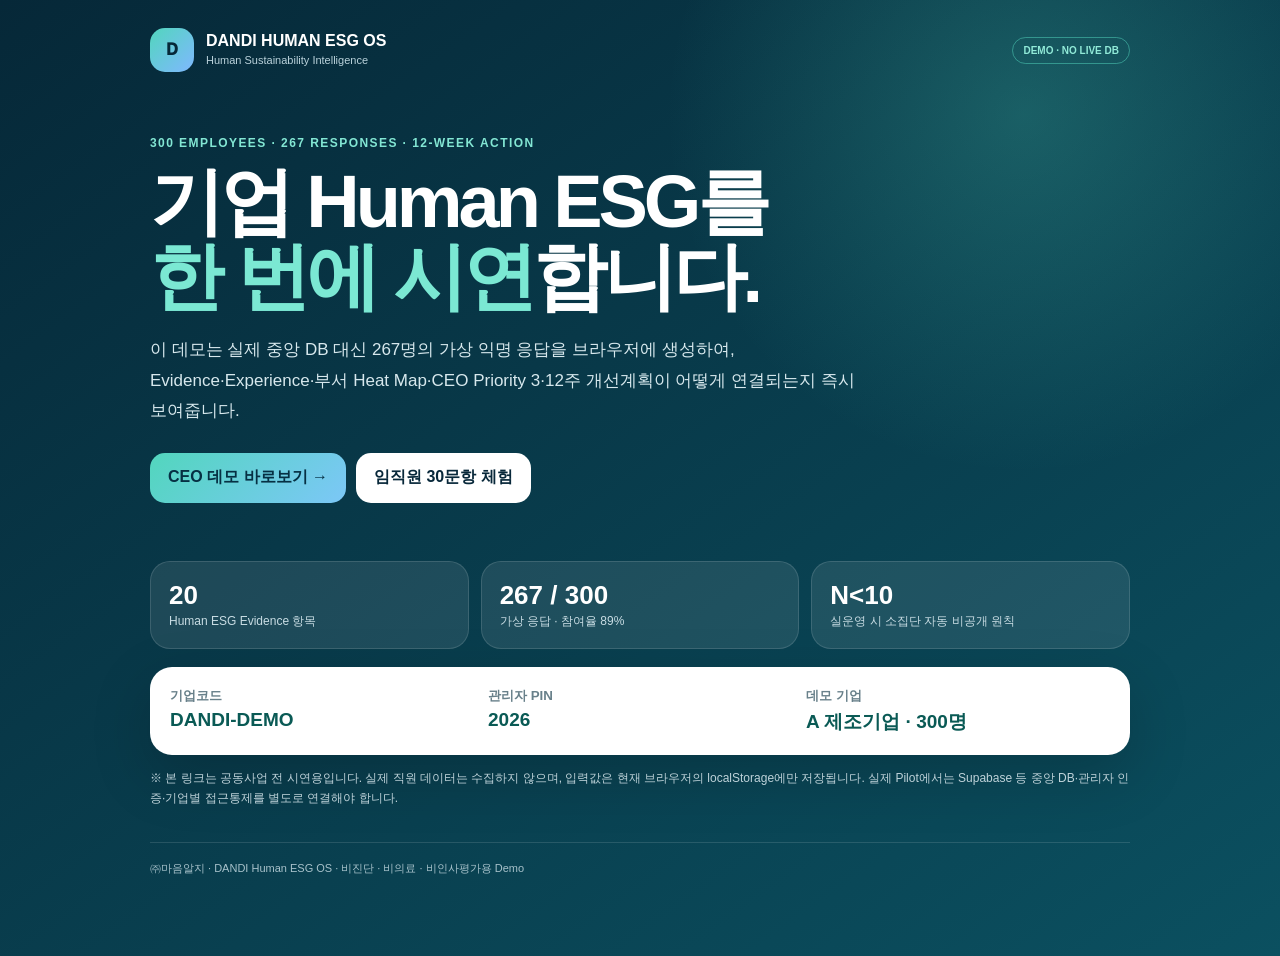
<file: human-esg-demo.html>
<!doctype html>
<html lang="ko">
<head>
<meta charset="utf-8">
<meta name="viewport" content="width=device-width,initial-scale=1,viewport-fit=cover">
<meta name="theme-color" content="#062838">
<title>DANDI Human ESG OS | Demo</title>
<style>
:root{--navy:#062838;--mint:#52d6bd;--ink:#102633;--muted:#68808a;--line:#dbe7ea;--bg:#f4f8f9}
*{box-sizing:border-box}body{margin:0;font-family:Inter,-apple-system,BlinkMacSystemFont,"Apple SD Gothic Neo","Noto Sans KR",sans-serif;background:radial-gradient(circle at 80% 12%,rgba(82,214,189,.24),transparent 27%),linear-gradient(145deg,#062838,#0b5060);color:#fff;min-height:100vh}.shell{width:min(980px,calc(100% - 24px));margin:auto;padding:28px 0 80px}.top{display:flex;align-items:center;gap:12px}.mark{width:44px;height:44px;border-radius:15px;background:linear-gradient(135deg,var(--mint),#7fb8ff);display:grid;place-items:center;color:#062838;font-weight:950}.brand b{display:block}.brand span{font-size:11px;color:#bad2db}.badge{margin-left:auto;padding:7px 10px;border:1px solid rgba(82,214,189,.5);border-radius:999px;color:#91ead8;font-size:10px;font-weight:900}.hero{padding:64px 0 30px}.ey{font-size:12px;font-weight:900;letter-spacing:.12em;color:#83e7d4}.hero h1{font-size:clamp(42px,7vw,74px);line-height:1.02;letter-spacing:-.055em;margin:14px 0 20px}.hero h1 em{font-style:normal;color:#7be8d3}.hero p{max-width:720px;color:#d7e8ed;font-size:17px;line-height:1.8}.actions{display:flex;gap:10px;flex-wrap:wrap;margin-top:26px}.btn{border:0;border-radius:15px;padding:14px 18px;font:inherit;font-weight:900;min-height:50px;cursor:pointer}.primary{background:linear-gradient(135deg,var(--mint),#7cc7f7);color:#063043}.secondary{background:#fff;color:#08283a}.grid{display:grid;grid-template-columns:repeat(3,1fr);gap:12px;margin-top:28px}.card{background:rgba(255,255,255,.09);border:1px solid rgba(255,255,255,.13);border-radius:20px;padding:18px}.card b{display:block;font-size:26px}.card span{font-size:12px;color:#c8dce3}.access{margin-top:18px;background:#fff;color:var(--ink);border-radius:22px;padding:20px;display:grid;grid-template-columns:1fr 1fr 1fr;gap:14px;box-shadow:0 20px 60px rgba(0,0,0,.18)}.access small{display:block;color:var(--muted);font-weight:800}.access strong{display:block;font-size:19px;margin-top:4px;color:#0a5a55}.note{margin-top:14px;color:#bed2d9;font-size:12px;line-height:1.65}.foot{margin-top:34px;border-top:1px solid rgba(255,255,255,.12);padding-top:18px;color:#a8c2cb;font-size:11px}.toast{position:fixed;left:50%;bottom:25px;transform:translate(-50%,20px);background:#fff;color:#08283a;padding:11px 14px;border-radius:13px;font-weight:850;font-size:12px;opacity:0;transition:.2s;pointer-events:none}.toast.on{opacity:1;transform:translate(-50%,0)}
@media(max-width:700px){.shell{padding-top:18px}.hero{padding-top:46px}.hero p{font-size:15px}.actions .btn{width:100%}.grid{grid-template-columns:1fr}.access{grid-template-columns:1fr}.badge{font-size:9px}.hero h1{font-size:43px}}
</style>
</head>
<body>
<div class="shell">
  <div class="top"><div class="mark">D</div><div class="brand"><b>DANDI HUMAN ESG OS</b><span>Human Sustainability Intelligence</span></div><div class="badge">DEMO · NO LIVE DB</div></div>
  <div class="hero"><div class="ey">300 EMPLOYEES · 267 RESPONSES · 12-WEEK ACTION</div><h1>기업 Human ESG를<br><em>한 번에 시연</em>합니다.</h1><p>이 데모는 실제 중앙 DB 대신 267명의 가상 익명 응답을 브라우저에 생성하여, Evidence·Experience·부서 Heat Map·CEO Priority 3·12주 개선계획이 어떻게 연결되는지 즉시 보여줍니다.</p><div class="actions"><button class="btn primary" onclick="startDemo()">CEO 데모 바로보기 →</button><button class="btn secondary" onclick="openSurvey()">임직원 30문항 체험</button></div></div>
  <div class="grid"><div class="card"><b>20</b><span>Human ESG Evidence 항목</span></div><div class="card"><b>267 / 300</b><span>가상 응답 · 참여율 89%</span></div><div class="card"><b>N&lt;10</b><span>실운영 시 소집단 자동 비공개 원칙</span></div></div>
  <div class="access"><div><small>기업코드</small><strong>DANDI-DEMO</strong></div><div><small>관리자 PIN</small><strong>2026</strong></div><div><small>데모 기업</small><strong>A 제조기업 · 300명</strong></div></div>
  <div class="note">※ 본 링크는 공동사업 전 시연용입니다. 실제 직원 데이터는 수집하지 않으며, 입력값은 현재 브라우저의 localStorage에만 저장됩니다. 실제 Pilot에서는 Supabase 등 중앙 DB·관리자 인증·기업별 접근통제를 별도로 연결해야 합니다.</div>
  <div class="foot">㈜마음알지 · DANDI Human ESG OS · 비진단 · 비의료 · 비인사평가용 Demo</div>
</div><div id="toast" class="toast">데모 데이터를 준비하고 있습니다.</div>
<script>
const C={name:'A 제조기업 Human ESG DEMO',industry:'제조업',size:300,year:2026,depts:['경영지원','영업','연구개발','생산1','생산2','품질관리']};
const EV=[2,2,3,2,1,3,2,3,2,1,2,3,2,1,1,2,2,2,1,2], K=['MH','JS','BO','PS','OS','RC','FR','WL','RE','EN'];
function records(){const cfg=[['경영지원',28,74],['영업',42,62],['연구개발',34,77],['생산1',62,47],['생산2',61,55],['품질관리',28,70],['기타',12,65]],off=[3,-4,-5,-8,-6,8,-3,-4,10,2];let seed=24681357,R=[];const rnd=()=>{seed=(seed*1103515245+12345)%2147483648;return seed/2147483648};cfg.forEach(([dept,n,base])=>{for(let i=0;i<n;i++){let s={};K.forEach((k,j)=>s[k]=Math.round(Math.max(22,Math.min(94,base+off[j]+(rnd()-.5)*16))));R.push({id:'D-'+dept+'-'+i,meta:{dept,role:i%9===0?'중간관리자':'일반직원',tenure:'1~5년',work:dept.includes('생산')?'생산':'사무'},scores:s,demo:true})}});return R.slice(0,267)}
function prep(){localStorage.setItem('hesg_c1',JSON.stringify(C));let e={};EV.forEach((v,i)=>e['E'+String(i+1).padStart(2,'0')]=v);localStorage.setItem('hesg_e1',JSON.stringify(e));localStorage.setItem('hesg_r1',JSON.stringify(records()));localStorage.removeItem('hesg_d1')}
function startDemo(){prep();document.getElementById('toast').classList.add('on');setTimeout(()=>location.href='human-esg-os.html?view=dashboard',450)}
function openSurvey(){prep();location.href='human-esg-os.html?view=employee'}
</script>
</body></html>
</file>
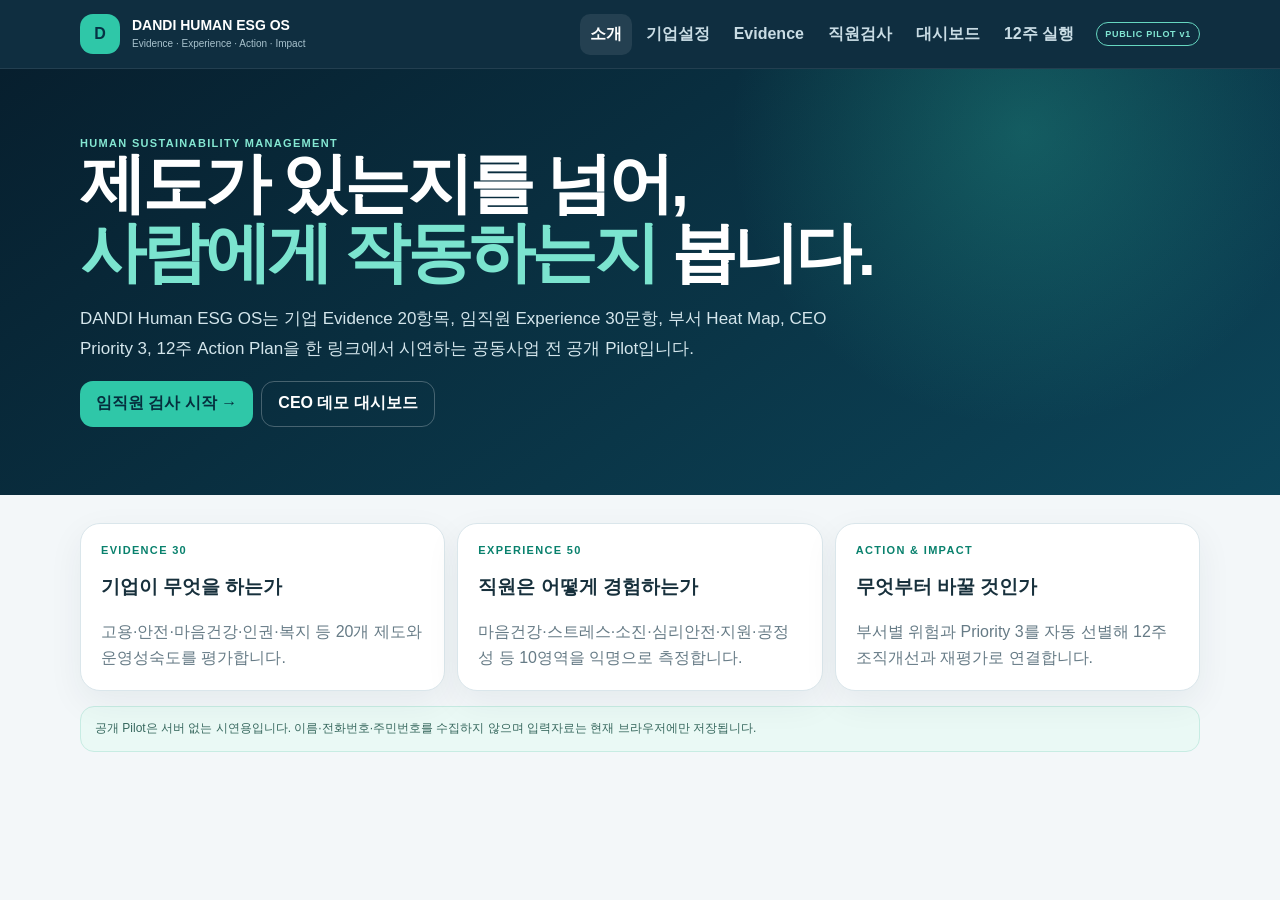
<file: human-esg-os.html>
<!doctype html><html lang="ko"><head><meta charset="utf-8"><meta name="viewport" content="width=device-width,initial-scale=1,viewport-fit=cover"><meta name="theme-color" content="#08283a"><title>DANDI Human ESG OS v1</title><link rel="stylesheet" href="human-esg-os.css"></head><body><header class="top"><div class="shell"><div class="mark">D</div><div class="brand"><b>DANDI HUMAN ESG OS</b><span>Evidence · Experience · Action · Impact</span></div><nav class="nav"><button data-v="home" onclick="go('home')">소개</button><button data-v="company" onclick="go('company')">기업설정</button><button data-v="evidence" onclick="go('evidence')">Evidence</button><button data-v="employee" onclick="employee()">직원검사</button><button data-v="dashboard" onclick="dashboard()">대시보드</button><button data-v="action" onclick="action()">12주 실행</button></nav><div class="pilot">PUBLIC PILOT v1</div></div></header><main>
<section id="home" class="view on"><div class="hero"><div class="shell"><div class="ey" style="color:#84e7d2">HUMAN SUSTAINABILITY MANAGEMENT</div><h1>제도가 있는지를 넘어,<br><em>사람에게 작동하는지</em> 봅니다.</h1><p>DANDI Human ESG OS는 기업 Evidence 20항목, 임직원 Experience 30문항, 부서 Heat Map, CEO Priority 3, 12주 Action Plan을 한 링크에서 시연하는 공동사업 전 공개 Pilot입니다.</p><div class="actions"><button class="btn primary" onclick="employee()">임직원 검사 시작 →</button><button class="btn outline" onclick="demoDashboard()">CEO 데모 대시보드</button></div></div></div><div class="shell page"><div class="grid3"><div class="card"><div class="ey">EVIDENCE 30</div><h3>기업이 무엇을 하는가</h3><p class="sub">고용·안전·마음건강·인권·복지 등 20개 제도와 운영성숙도를 평가합니다.</p></div><div class="card"><div class="ey">EXPERIENCE 50</div><h3>직원은 어떻게 경험하는가</h3><p class="sub">마음건강·스트레스·소진·심리안전·지원·공정성 등 10영역을 익명으로 측정합니다.</p></div><div class="card"><div class="ey">ACTION & IMPACT</div><h3>무엇부터 바꿀 것인가</h3><p class="sub">부서별 위험과 Priority 3를 자동 선별해 12주 조직개선과 재평가로 연결합니다.</p></div></div><div class="notice" style="margin-top:15px">공개 Pilot은 서버 없는 시연용입니다. 이름·전화번호·주민번호를 수집하지 않으며 입력자료는 현재 브라우저에만 저장됩니다.</div></div></section>
<section id="company" class="view"><div class="shell page"><div class="head"><div><div class="ey">STEP 01 · COMPANY SETUP</div><h2>기업 기본설정</h2><p>기업·부서 구조를 설정합니다.</p></div><div class="toolbar"><button class="btn soft" onclick="demoCompany()">300명 데모</button><button class="btn dark" onclick="saveCompany()">저장</button></div></div><div class="card"><div class="grid2"><div class="field"><label>기업명</label><input id="cn" placeholder="A 제조기업"></div><div class="field"><label>업종</label><select id="ci"><option>제조업</option><option>서비스업</option><option>IT·정보통신</option><option>교육</option><option>보건·복지</option><option>전문서비스</option></select></div><div class="field"><label>전체 임직원</label><input id="cs" type="number" inputmode="numeric" placeholder="300"></div><div class="field"><label>평가연도</label><input id="cy" type="number"></div><div class="field" style="grid-column:1/-1"><label>부서 — 쉼표 구분</label><textarea id="cd" placeholder="경영지원, 영업, 연구개발, 생산1, 생산2, 품질관리"></textarea></div></div></div></div></section>
<section id="evidence" class="view"><div class="shell page"><div class="head"><div><div class="ey">STEP 02 · EVIDENCE 30</div><h2>기업 Evidence 20항목</h2><p>Level 0~3을 선택합니다. 각 항목 최대 1.5점, 총 30점입니다.</p></div><div class="toolbar"><button class="btn soft" onclick="demoEvidence()">데모 점수</button><button class="btn dark" onclick="toast('Evidence '+evidenceScore().toFixed(1)+' / 30 저장됨')">저장</button></div></div><div id="elist" class="evidence"></div></div></section>
<section id="employee" class="view"><div class="assess"><div class="head"><div><div class="ey">STEP 03 · EMPLOYEE EXPERIENCE</div><h2>DANDI Human ESG 30</h2><p>최근 4주를 기준으로 응답합니다.</p></div><button class="btn soft" onclick="go('home')">나가기</button></div><div class="prog"><i id="pg"></i></div><div id="stage"></div></div></section>
<section id="dashboard" class="view"><div class="shell page"><div class="head"><div><div class="ey">STEP 04 · CEO / ESG DASHBOARD</div><h2>Human ESG 대시보드</h2><p>실제 로컬 응답 또는 267명 시뮬레이션 데이터를 분석합니다.</p></div><div class="toolbar"><button class="btn soft" onclick="seed()">267명 데모 생성</button><button class="btn dark" onclick="window.print()">PDF/인쇄</button></div></div><div id="dash"></div></div></section>
<section id="action" class="view"><div class="shell page"><div class="head"><div><div class="ey">STEP 05 · 12-WEEK IMPROVEMENT</div><h2>CEO Priority 3 & Action Plan</h2><p>가장 낮은 영역을 기준으로 실행과제를 자동 구성합니다.</p></div><button class="btn dark" onclick="window.print()">PDF/인쇄</button></div><div id="act"></div></div></section>
</main><nav class="mnav"><button data-v="home" onclick="go('home')">소개</button><button data-v="evidence" onclick="go('evidence')">Evidence</button><button data-v="employee" onclick="employee()">검사</button><button data-v="dashboard" onclick="dashboard()">대시보드</button><button data-v="action" onclick="action()">12주</button></nav><div id="toast" class="toast"></div>
<script src="human-esg-data.js"></script><script src="human-esg-app.js"></script></body></html>
</file>
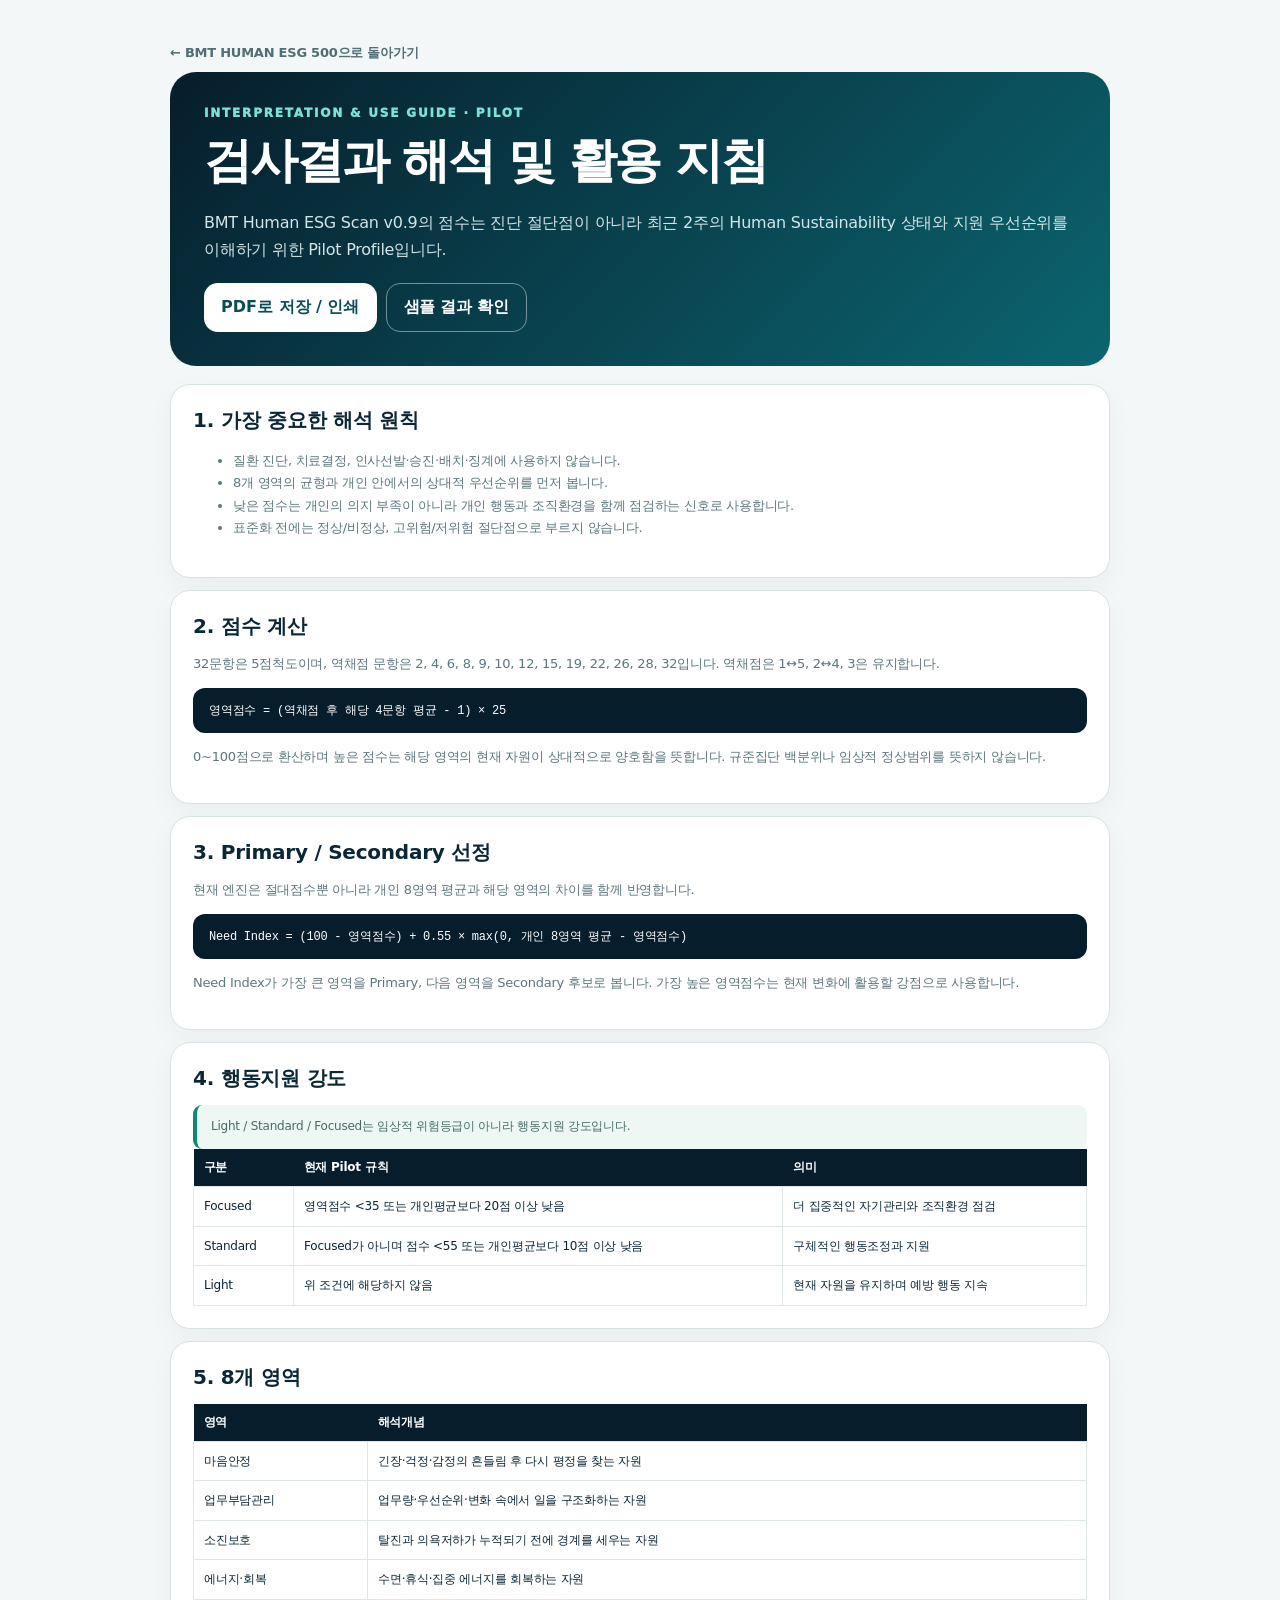
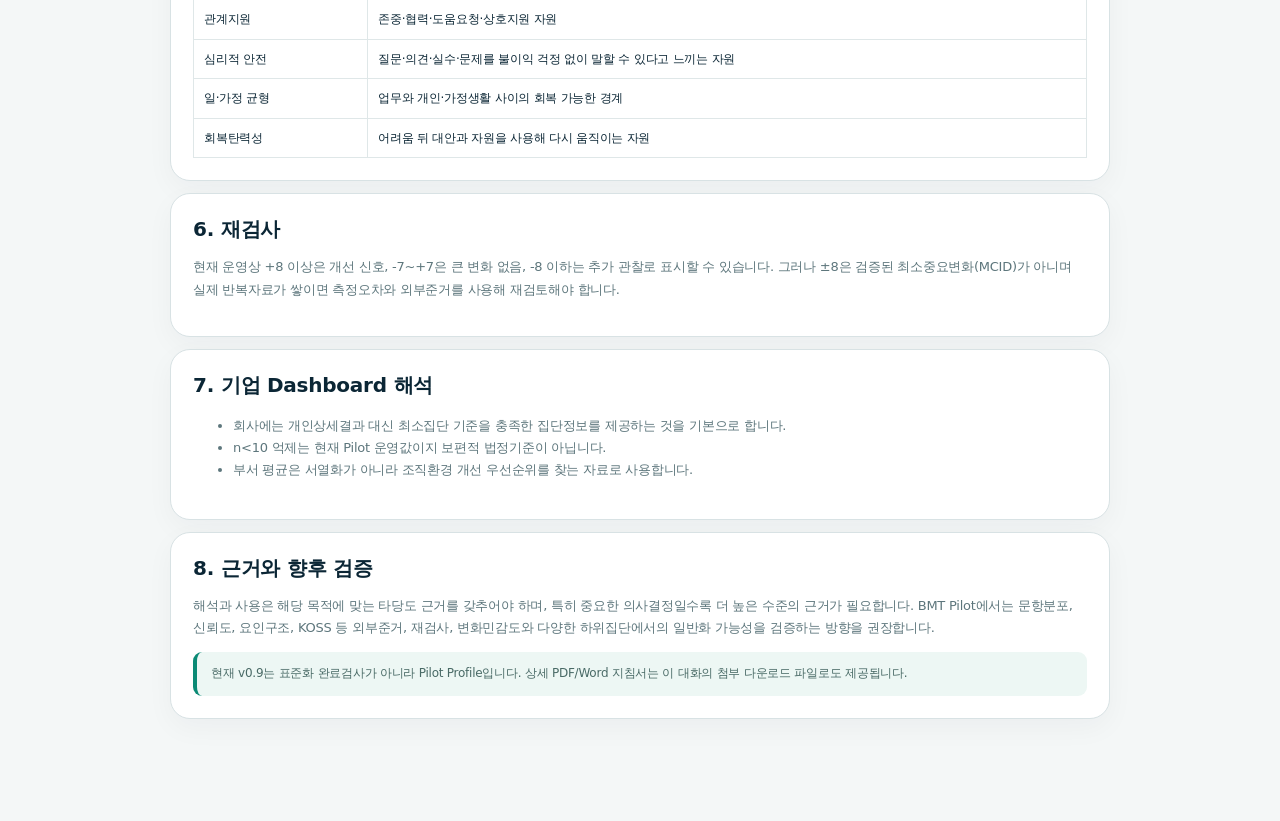
<file: interpretation-guide.html>
<!doctype html>
<html lang="ko"><head><meta charset="utf-8"><meta name="viewport" content="width=device-width,initial-scale=1,viewport-fit=cover"><meta name="theme-color" content="#071d2b"><title>BMT Human ESG | 결과 해석지침</title><link rel="stylesheet" href="style.css"><style>
.guide-shell{max-width:980px;margin:auto;padding:42px 20px 90px}.guide-hero{background:linear-gradient(135deg,#071d2b,#0b6570);color:white;border-radius:26px;padding:34px;margin-bottom:18px}.guide-hero .eyebrow{color:#7ce2d5}.guide-hero h1{font-size:clamp(30px,5vw,48px);letter-spacing:-.045em;margin:9px 0 12px}.guide-hero p{color:#d3e5e7;line-height:1.7}.guide-actions{display:flex;gap:9px;flex-wrap:wrap;margin-top:20px}.guide-card{background:white;border:1px solid #d8e2e4;border-radius:20px;padding:22px;margin:12px 0;box-shadow:0 9px 28px rgba(5,29,43,.04)}.guide-card h2{font-size:20px;margin:0 0 13px;color:#0b2635}.guide-card h3{font-size:14px;color:#0b8a75;margin:16px 0 6px}.guide-card p,.guide-card li{font-size:13px;line-height:1.7;color:#5d767c}.formula{font-family:ui-monospace,SFMono-Regular,Menlo,monospace;background:#061e2c;color:white;padding:14px 16px;border-radius:12px;font-size:12px;overflow:auto}.guide-table{width:100%;border-collapse:collapse}.guide-table th{background:#071d2b;color:white;text-align:left;font-size:12px;padding:10px}.guide-table td{border:1px solid #dfe7e8;padding:10px;font-size:12px;line-height:1.55;vertical-align:top}.guide-note{background:#edf7f4;border-left:4px solid #0b8a75;border-radius:9px;padding:12px 14px;font-size:12px;line-height:1.65;color:#496a66}.back{display:inline-flex;margin-bottom:10px;color:#506e75;font-weight:800;text-decoration:none;font-size:13px}@media(max-width:640px){.guide-shell{padding:24px 12px 90px}.guide-hero{padding:24px 20px;border-radius:21px}.guide-card{padding:17px}.guide-table{display:block;overflow-x:auto}}@media print{.back,.guide-actions{display:none!important}.guide-shell{padding:0}.guide-hero{border-radius:0}.guide-card{box-shadow:none;break-inside:avoid}}
</style></head><body>
<div class="guide-shell"><a class="back" href="index.html">← BMT HUMAN ESG 500으로 돌아가기</a><section class="guide-hero"><div class="eyebrow">INTERPRETATION & USE GUIDE · PILOT</div><h1>검사결과 해석 및 활용 지침</h1><p>BMT Human ESG Scan v0.9의 점수는 진단 절단점이 아니라 최근 2주의 Human Sustainability 상태와 지원 우선순위를 이해하기 위한 Pilot Profile입니다.</p><div class="guide-actions"><button class="btn primary" onclick="window.print()">PDF로 저장 / 인쇄</button><a class="btn outline" href="index.html?demo=1">샘플 결과 확인</a></div></section>
<section class="guide-card"><h2>1. 가장 중요한 해석 원칙</h2><ul><li>질환 진단, 치료결정, 인사선발·승진·배치·징계에 사용하지 않습니다.</li><li>8개 영역의 균형과 개인 안에서의 상대적 우선순위를 먼저 봅니다.</li><li>낮은 점수는 개인의 의지 부족이 아니라 개인 행동과 조직환경을 함께 점검하는 신호로 사용합니다.</li><li>표준화 전에는 정상/비정상, 고위험/저위험 절단점으로 부르지 않습니다.</li></ul></section>
<section class="guide-card"><h2>2. 점수 계산</h2><p>32문항은 5점척도이며, 역채점 문항은 2, 4, 6, 8, 9, 10, 12, 15, 19, 22, 26, 28, 32입니다. 역채점은 1↔5, 2↔4, 3은 유지합니다.</p><div class="formula">영역점수 = (역채점 후 해당 4문항 평균 - 1) × 25</div><p>0~100점으로 환산하며 높은 점수는 해당 영역의 현재 자원이 상대적으로 양호함을 뜻합니다. 규준집단 백분위나 임상적 정상범위를 뜻하지 않습니다.</p></section>
<section class="guide-card"><h2>3. Primary / Secondary 선정</h2><p>현재 엔진은 절대점수뿐 아니라 개인 8영역 평균과 해당 영역의 차이를 함께 반영합니다.</p><div class="formula">Need Index = (100 - 영역점수) + 0.55 × max(0, 개인 8영역 평균 - 영역점수)</div><p>Need Index가 가장 큰 영역을 Primary, 다음 영역을 Secondary 후보로 봅니다. 가장 높은 영역점수는 현재 변화에 활용할 강점으로 사용합니다.</p></section>
<section class="guide-card"><h2>4. 행동지원 강도</h2><div class="guide-note">Light / Standard / Focused는 임상적 위험등급이 아니라 행동지원 강도입니다.</div><table class="guide-table"><thead><tr><th>구분</th><th>현재 Pilot 규칙</th><th>의미</th></tr></thead><tbody><tr><td>Focused</td><td>영역점수 &lt;35 또는 개인평균보다 20점 이상 낮음</td><td>더 집중적인 자기관리와 조직환경 점검</td></tr><tr><td>Standard</td><td>Focused가 아니며 점수 &lt;55 또는 개인평균보다 10점 이상 낮음</td><td>구체적인 행동조정과 지원</td></tr><tr><td>Light</td><td>위 조건에 해당하지 않음</td><td>현재 자원을 유지하며 예방 행동 지속</td></tr></tbody></table></section>
<section class="guide-card"><h2>5. 8개 영역</h2><table class="guide-table"><thead><tr><th>영역</th><th>해석개념</th></tr></thead><tbody><tr><td>마음안정</td><td>긴장·걱정·감정의 흔들림 후 다시 평정을 찾는 자원</td></tr><tr><td>업무부담관리</td><td>업무량·우선순위·변화 속에서 일을 구조화하는 자원</td></tr><tr><td>소진보호</td><td>탈진과 의욕저하가 누적되기 전에 경계를 세우는 자원</td></tr><tr><td>에너지·회복</td><td>수면·휴식·집중 에너지를 회복하는 자원</td></tr><tr><td>관계지원</td><td>존중·협력·도움요청·상호지원 자원</td></tr><tr><td>심리적 안전</td><td>질문·의견·실수·문제를 불이익 걱정 없이 말할 수 있다고 느끼는 자원</td></tr><tr><td>일·가정 균형</td><td>업무와 개인·가정생활 사이의 회복 가능한 경계</td></tr><tr><td>회복탄력성</td><td>어려움 뒤 대안과 자원을 사용해 다시 움직이는 자원</td></tr></tbody></table></section>
<section class="guide-card"><h2>6. 재검사</h2><p>현재 운영상 +8 이상은 개선 신호, -7~+7은 큰 변화 없음, -8 이하는 추가 관찰로 표시할 수 있습니다. 그러나 ±8은 검증된 최소중요변화(MCID)가 아니며 실제 반복자료가 쌓이면 측정오차와 외부준거를 사용해 재검토해야 합니다.</p></section>
<section class="guide-card"><h2>7. 기업 Dashboard 해석</h2><ul><li>회사에는 개인상세결과 대신 최소집단 기준을 충족한 집단정보를 제공하는 것을 기본으로 합니다.</li><li>n&lt;10 억제는 현재 Pilot 운영값이지 보편적 법정기준이 아닙니다.</li><li>부서 평균은 서열화가 아니라 조직환경 개선 우선순위를 찾는 자료로 사용합니다.</li></ul></section>
<section class="guide-card"><h2>8. 근거와 향후 검증</h2><p>해석과 사용은 해당 목적에 맞는 타당도 근거를 갖추어야 하며, 특히 중요한 의사결정일수록 더 높은 수준의 근거가 필요합니다. BMT Pilot에서는 문항분포, 신뢰도, 요인구조, KOSS 등 외부준거, 재검사, 변화민감도와 다양한 하위집단에서의 일반화 가능성을 검증하는 방향을 권장합니다.</p><div class="guide-note">현재 v0.9는 표준화 완료검사가 아니라 Pilot Profile입니다. 상세 PDF/Word 지침서는 이 대화의 첨부 다운로드 파일로도 제공됩니다.</div></section>
</div></body></html>
</file>
<file: human-esg-os.css>
:root{--n:#08283a;--m:#2fc7a8;--bg:#f3f7f9;--ink:#17303c;--mut:#667b86;--ln:#dae6eb;--w:#fff;--r:#d84c4c;--o:#e28c33;--y:#d3a920;--g:#27966e}*{box-sizing:border-box}body{margin:0;background:var(--bg);color:var(--ink);font-family:-apple-system,BlinkMacSystemFont,"Apple SD Gothic Neo","Noto Sans KR","Segoe UI",sans-serif}button,input,select,textarea{font:inherit}button{cursor:pointer}.hide{display:none!important}.shell{width:min(1120px,calc(100% - 28px));margin:auto}.top{position:sticky;top:0;z-index:50;background:rgba(8,40,58,.97);color:#fff;border-bottom:1px solid #ffffff15}.top .shell{min-height:68px;display:flex;align-items:center;gap:12px}.mark{width:40px;height:40px;border-radius:13px;background:var(--m);color:#063245;display:grid;place-items:center;font-weight:900}.brand b{display:block;font-size:14px}.brand span{font-size:10px;color:#a8c2cd}.nav{margin-left:auto;display:flex;gap:4px}.nav button,.mnav button{border:0;background:transparent;color:#c9dce4;font-weight:800;border-radius:10px}.nav button{padding:10px}.nav button.on{background:#ffffff16;color:#fff}.pilot{font-size:9px;font-weight:900;letter-spacing:.08em;border:1px solid #66d7c0;color:#81e6d2;padding:6px 8px;border-radius:99px}.view{display:none}.view.on{display:block}.hero{background:radial-gradient(circle at 80% 15%,#2fc7a844,transparent 27%),linear-gradient(145deg,#071f2e,#0c4559);color:#fff;padding:68px 0}.hero h1{font-size:clamp(39px,6vw,66px);letter-spacing:-.055em;line-height:1.04;margin:0 0 18px}.hero h1 em{font-style:normal;color:#7be4cf}.hero p{max-width:760px;color:#d4e6ec;font-size:17px;line-height:1.75}.actions,.toolbar{display:flex;gap:8px;flex-wrap:wrap}.btn{border:0;border-radius:13px;min-height:46px;padding:11px 16px;font-weight:850}.primary{background:var(--m);color:#052e3d}.dark{background:var(--n);color:#fff}.soft{background:#eaf3f6;color:var(--n)}.outline{background:transparent;color:#fff;border:1px solid #ffffff40}.page{padding:28px 0 96px}.head{display:flex;justify-content:space-between;align-items:flex-start;gap:18px;margin-bottom:18px}.head h2{font-size:30px;letter-spacing:-.04em;margin:2px 0 5px}.head p,.sub{color:var(--mut);line-height:1.6;margin:0}.ey{font-size:11px;letter-spacing:.12em;font-weight:900;color:#09816d}.grid2{display:grid;grid-template-columns:1fr 1fr;gap:14px}.grid3{display:grid;grid-template-columns:repeat(3,1fr);gap:12px}.grid4{display:grid;grid-template-columns:repeat(4,1fr);gap:12px}.card,.metric{background:#fff;border:1px solid var(--ln);border-radius:20px;padding:20px;box-shadow:0 12px 35px #08283a10}.field label{display:block;font-size:11px;font-weight:850;color:#526a75;margin-bottom:6px}.field input,.field select,.field textarea{width:100%;border:1px solid #cbdbe1;border-radius:12px;background:#fff;padding:12px;min-height:46px;outline:0}.field textarea{min-height:86px}.field input:focus,.field select:focus,.field textarea:focus{border-color:#4fc4ae;box-shadow:0 0 0 3px #2fc7a822}.notice{background:#eaf9f5;border:1px solid #c7ece3;color:#37685e;border-radius:14px;padding:12px 14px;font-size:12px;line-height:1.6}.evidence{display:grid;gap:10px}.erow{background:#fff;border:1px solid var(--ln);border-radius:17px;padding:15px}.etop{display:flex;justify-content:space-between;gap:12px}.etop h3{font-size:14px;margin:0}.etop p{font-size:11px;color:var(--mut);margin:4px 0 0}.levels{display:grid;grid-template-columns:repeat(4,1fr);gap:6px;margin-top:11px}.levels button{border:1px solid #d4e1e6;background:#f8fbfc;color:#536b76;border-radius:11px;padding:9px 6px;font-size:11px;font-weight:800}.levels button.on{background:var(--n);color:#fff;border-color:var(--n)}.pill{white-space:nowrap;background:#e7faf5;color:#0a7966;padding:5px 8px;border-radius:99px;font-size:10px;font-weight:900}.assess{width:min(720px,calc(100% - 22px));margin:auto;padding:24px 0 108px}.prog{height:8px;background:#dce8ec;border-radius:99px;overflow:hidden;margin:15px 0}.prog i{display:block;height:100%;background:var(--m);width:0}.qcard{background:#fff;border:1px solid var(--ln);border-radius:22px;padding:22px;box-shadow:0 15px 40px #08283a12}.qtop{display:flex;justify-content:space-between;color:#087e6b;font-size:11px;font-weight:900}.qtext{font-size:clamp(21px,4vw,28px);line-height:1.45;letter-spacing:-.03em;margin:22px 0}.choices{display:grid;gap:8px}.choice{border:1px solid #d4e1e6;background:#f8fbfc;color:#29434f;text-align:left;border-radius:14px;min-height:54px;padding:13px;font-weight:800}.choice.sel{background:#e8faf5;border-color:#48c3ac;color:#08715f}.qnav{display:flex;gap:8px;margin-top:16px}.qnav button{flex:1}.check{display:flex;gap:9px;color:#4d6570;font-size:13px;line-height:1.55;margin:13px 0}.check input{width:18px;height:18px}.metric .lab{font-size:10px;color:var(--mut);font-weight:900}.metric .val{font-size:27px;font-weight:900;color:var(--n);margin:4px 0}.metric .sm{font-size:10px;color:var(--mut)}.dash{display:grid;grid-template-columns:1.25fr .75fr;gap:14px}.drow{display:grid;grid-template-columns:115px 1fr 40px;gap:9px;align-items:center}.drow b{font-size:11px}.bar{height:10px;background:#e7eef1;border-radius:99px;overflow:hidden}.bar i{display:block;height:100%;background:var(--m)}.drow span{text-align:right;font-size:11px;font-weight:900}.prior{display:flex;gap:10px;background:#f7fafb;border:1px solid var(--ln);border-radius:13px;padding:11px;margin-top:8px}.num{width:28px;height:28px;border-radius:9px;background:var(--n);color:#fff;display:grid;place-items:center;font-weight:900;flex:0 0 auto}.prior b{font-size:12px}.prior p{font-size:10px;color:var(--mut);line-height:1.45;margin:3px 0 0}.heatwrap{overflow:auto;border:1px solid var(--ln);border-radius:14px}.heat{border-collapse:separate;border-spacing:0;min-width:900px;width:100%;background:#fff}.heat th,.heat td{padding:9px;border-bottom:1px solid #e9eff2;border-right:1px solid #eef3f5;text-align:center;font-size:10px}.heat th{background:#f2f7f9;color:#536b77}.heat th:first-child,.heat td:first-child{position:sticky;left:0;background:#fff;text-align:left;font-weight:900}.cell{display:inline-block;border-radius:7px;padding:5px 6px;font-weight:900}.green{background:#e3f6ee;color:#207858}.yellow{background:#fff5d4;color:#846814}.orange{background:#ffedd8;color:#9b5b1e}.red{background:#fde7e3;color:#9f453b}.phase{background:#fff;border:1px solid var(--ln);border-radius:17px;padding:15px}.phase span{font-size:9px;font-weight:900;color:#09816d}.phase h3{font-size:14px}.phase ul{padding-left:17px;color:#59717c;font-size:11px;line-height:1.65}.mnav{display:none}.toast{position:fixed;left:50%;bottom:28px;transform:translate(-50%,10px);opacity:0;background:#0b3246;color:#fff;border-radius:12px;padding:10px 13px;font-size:11px;font-weight:800;z-index:100;transition:.2s}.toast.on{opacity:1;transform:translate(-50%,0)}@media(max-width:900px){.nav{display:none}.pilot{margin-left:auto}.grid3,.grid4,.dash,.grid2{grid-template-columns:1fr}.mnav{display:grid;position:fixed;left:0;right:0;bottom:0;grid-template-columns:repeat(5,1fr);background:#fffffff7;border-top:1px solid var(--ln);padding:6px 7px calc(6px + env(safe-area-inset-bottom));z-index:60}.mnav button{color:#6a7f89;min-height:44px;font-size:9px}.mnav button.on{background:#e8f8f4;color:#087864}.hero{padding:50px 0}.grid4{grid-template-columns:1fr 1fr}.head{display:block}.toolbar{margin-top:12px}.toolbar .btn{flex:1}.levels{grid-template-columns:1fr 1fr}}@media(max-width:560px){.shell{width:calc(100% - 20px)}.brand span{display:none}.hero h1{font-size:39px}.hero p{font-size:14px}.grid4{grid-template-columns:1fr 1fr}.card,.metric{padding:16px}.qcard{padding:19px 15px}.drow{grid-template-columns:90px 1fr 34px}.head h2{font-size:26px}}@media print{.top,.mnav,.toolbar,.btn{display:none!important}.view{display:none!important}.view.on{display:block!important}body{background:#fff}.page{padding:0}.card,.metric,.phase{box-shadow:none;break-inside:avoid}.shell{width:100%}.heatwrap{overflow:visible}.heat{min-width:0}}
</file>
<file: style.css>
:root{
  --ink:#0b2635;--ink2:#153947;--steel:#84969e;--line:#d8e2e4;--paper:#f4f7f7;
  --white:#fff;--cyan:#00a7c5;--teal:#0b8a75;--mint:#39cbb0;--navy:#061b29;
  --blue:#0b5f82;--warm:#e9a34a;--danger:#b85a5a;--good:#13775e;
  --radius:22px;--shadow:0 16px 50px rgba(5,29,43,.09);
}
*{box-sizing:border-box}
html{scroll-behavior:smooth;-webkit-text-size-adjust:100%}
body{margin:0;background:var(--paper);color:var(--ink);font-family:Inter,Pretendard,"Apple SD Gothic Neo","Noto Sans KR",system-ui,-apple-system,sans-serif;letter-spacing:-.015em}
button,input,select{font:inherit}
button{touch-action:manipulation}
a{color:inherit}
.shell{max-width:1180px;margin:auto;padding:0 22px}
.topbar{position:sticky;top:0;z-index:40;background:rgba(244,247,247,.88);backdrop-filter:blur(14px);border-bottom:1px solid rgba(216,226,228,.75)}
.topbar .shell{height:72px;display:flex;align-items:center;justify-content:space-between;gap:16px}
.brand{display:flex;align-items:center;gap:12px;min-width:0}
.brandmark{width:44px;height:44px;border-radius:13px;display:grid;place-items:center;background:linear-gradient(145deg,#0c6689,#08a38c);color:white;font-weight:950;letter-spacing:-.08em;box-shadow:0 8px 24px rgba(0,119,145,.22)}
.brandcopy{min-width:0}.brandcopy b{display:block;font-size:15px;white-space:nowrap}.brandcopy span{display:block;font-size:11px;color:#6f8389;margin-top:2px;white-space:nowrap}
.nav{display:flex;gap:6px}.nav button{border:0;background:transparent;color:#516970;padding:9px 11px;border-radius:10px;font-size:13px;font-weight:800;cursor:pointer}.nav button:hover,.nav button.active{background:white;color:var(--ink);box-shadow:0 4px 16px rgba(10,42,55,.06)}
.pilot{font-size:11px;font-weight:900;letter-spacing:.06em;text-transform:uppercase;color:#2d7467;background:#e4f3ef;padding:7px 9px;border-radius:99px}
main{min-height:calc(100vh - 72px)}
.view{display:none}.view.active{display:block}
.hero{position:relative;overflow:hidden;background:radial-gradient(circle at 76% 12%,rgba(29,220,188,.18),transparent 25%),radial-gradient(circle at 93% 70%,rgba(0,167,197,.18),transparent 25%),linear-gradient(135deg,#061b29 0%,#0a3547 56%,#0b6e6a 115%);color:white;border-radius:0 0 38px 38px;padding:72px 0 66px}
.hero:before{content:"";position:absolute;inset:0;background-image:linear-gradient(rgba(255,255,255,.055) 1px,transparent 1px),linear-gradient(90deg,rgba(255,255,255,.055) 1px,transparent 1px);background-size:48px 48px;mask-image:linear-gradient(to bottom,rgba(0,0,0,.75),transparent)}
.hero:after{content:"";position:absolute;width:420px;height:420px;border:1px solid rgba(255,255,255,.11);border-radius:50%;right:-120px;top:-145px;box-shadow:0 0 0 54px rgba(255,255,255,.025),0 0 0 108px rgba(255,255,255,.018)}
.hero-grid{position:relative;z-index:1;display:grid;grid-template-columns:minmax(0,1.1fr) minmax(330px,.9fr);gap:50px;align-items:center}
.eyebrow{font-size:12px;font-weight:950;letter-spacing:.15em;text-transform:uppercase;color:#85e9dd}
.hero h1{font-size:clamp(38px,5.8vw,70px);line-height:.98;margin:13px 0 20px;letter-spacing:-.055em;max-width:780px}
.hero h1 em{font-style:normal;color:#7ce2d5}
.hero .lead{max-width:710px;font-size:17px;line-height:1.75;color:#d6e7eb}
.hero-actions{display:flex;gap:10px;flex-wrap:wrap;margin-top:28px}
.btn{border:0;border-radius:14px;padding:13px 17px;min-height:48px;font-weight:900;cursor:pointer;transition:.18s ease;display:inline-flex;align-items:center;justify-content:center;gap:8px;text-decoration:none}
.btn:hover{transform:translateY(-1px)}
.btn.primary{background:white;color:#0b4d57}.btn.teal{background:linear-gradient(135deg,#0ba186,#008caf);color:white}.btn.dark{background:var(--navy);color:white}.btn.ghost{background:#e7eeee;color:#2e4d52}.btn.outline{background:transparent;color:white;border:1px solid rgba(255,255,255,.44)}
.machine{position:relative;min-height:390px;display:grid;place-items:center}
.machine-card{width:min(100%,420px);aspect-ratio:1/1;border-radius:50%;border:1px solid rgba(166,229,231,.3);position:relative;background:radial-gradient(circle at 45% 45%,rgba(255,255,255,.11),rgba(255,255,255,.02) 45%,transparent 64%)}
.machine-card:before,.machine-card:after{content:"";position:absolute;border-radius:50%;inset:13%;border:1px dashed rgba(124,226,213,.28)}.machine-card:after{inset:28%;border-style:solid}
.pipe{position:absolute;background:linear-gradient(90deg,#91a8b0,#e8f0f1 40%,#657b83);border:1px solid rgba(255,255,255,.35);box-shadow:0 5px 22px rgba(0,0,0,.15)}
.pipe.h{height:27px;width:62%;left:20%;top:46%;border-radius:99px}.pipe.v{width:27px;height:62%;left:46%;top:19%;border-radius:99px;background:linear-gradient(180deg,#91a8b0,#eef3f4 40%,#657b83)}
.valve{position:absolute;left:50%;top:50%;width:128px;height:128px;transform:translate(-50%,-50%);border:12px solid #c9d6da;border-radius:50%;box-shadow:inset 0 0 0 5px #71858c,0 16px 30px rgba(0,0,0,.2)}
.valve:before,.valve:after{content:"";position:absolute;left:50%;top:50%;width:126px;height:10px;background:#b7c7cc;transform:translate(-50%,-50%);border-radius:99px}.valve:after{transform:translate(-50%,-50%) rotate(90deg)}
.human-core{position:absolute;left:50%;top:50%;width:46px;height:46px;transform:translate(-50%,-50%);border-radius:50%;background:linear-gradient(135deg,#73ebd8,#00a7c5);box-shadow:0 0 0 11px rgba(48,211,184,.12),0 0 40px rgba(48,211,184,.4)}
.metric-float{position:absolute;background:rgba(5,28,39,.72);border:1px solid rgba(137,225,219,.24);backdrop-filter:blur(10px);border-radius:14px;padding:11px 13px;font-size:12px;color:#dceff0;box-shadow:0 10px 30px rgba(0,0,0,.18)}
.metric-float b{display:block;color:white;font-size:18px;margin-top:2px}.mf1{left:0;top:18%}.mf2{right:0;top:52%}.mf3{left:8%;bottom:3%}
.trustbar{display:grid;grid-template-columns:repeat(4,1fr);gap:12px;margin-top:-28px;position:relative;z-index:4}
.trust{background:white;border:1px solid var(--line);border-radius:18px;padding:18px;box-shadow:var(--shadow)}.trust b{font-size:21px;color:var(--ink)}.trust span{display:block;font-size:12px;color:#73858a;margin-top:5px;line-height:1.5}
.section{padding:72px 0}.section.compact{padding:46px 0}.section-head{display:flex;justify-content:space-between;gap:20px;align-items:flex-end;margin-bottom:26px}.section-head h2{font-size:clamp(28px,4vw,44px);letter-spacing:-.045em;margin:0}.section-head p{max-width:560px;color:#637b81;line-height:1.7;margin:0}
.cards4{display:grid;grid-template-columns:repeat(4,1fr);gap:14px}.feature{background:white;border:1px solid var(--line);border-radius:20px;padding:22px;box-shadow:0 10px 30px rgba(12,45,57,.045)}.ico{width:42px;height:42px;border-radius:13px;display:grid;place-items:center;background:linear-gradient(135deg,#e4f6f2,#edf7fa);color:#0a8276;font-weight:950}.feature h3{font-size:17px;margin:16px 0 7px}.feature p{font-size:13px;line-height:1.65;color:#6a7f84;margin:0}
.flow{display:grid;grid-template-columns:repeat(6,1fr);gap:8px}.step{position:relative;background:white;border:1px solid var(--line);border-radius:16px;padding:18px 14px;min-height:132px}.step span{display:block;font-size:11px;color:#00a0a7;font-weight:950;letter-spacing:.08em}.step b{display:block;margin-top:8px;font-size:15px}.step p{font-size:12px;line-height:1.5;color:#71858a}.step:not(:last-child):after{content:"→";position:absolute;right:-9px;top:50%;z-index:2;color:#83a1a8;font-weight:900}
.privacy{background:#061e2c;color:white;border-radius:26px;padding:31px;display:grid;grid-template-columns:1fr auto;gap:26px;align-items:center}.privacy h3{font-size:24px;margin:0 0 8px}.privacy p{margin:0;color:#c8dce0;line-height:1.65}.privacy-badge{border:1px solid rgba(120,226,209,.35);border-radius:18px;padding:16px;text-align:center;color:#8de5d8;min-width:180px}.privacy-badge b{display:block;font-size:24px;color:white}
.footer{padding:34px 0 90px;border-top:1px solid var(--line);color:#72868b;font-size:12px}.footergrid{display:flex;justify-content:space-between;gap:18px;flex-wrap:wrap}.footer b{color:#34525a}
.mobile-nav{display:none}
.assess-wrap{max-width:820px;margin:auto;padding:40px 20px 90px}
.assess-top{display:flex;justify-content:space-between;align-items:center;gap:12px;margin-bottom:18px}.assess-top h2{font-size:25px;margin:0}.assess-top span{font-size:12px;color:#6d8085}
.progress-shell{height:9px;background:#dfe8e8;border-radius:99px;overflow:hidden}.progress-bar{height:100%;background:linear-gradient(90deg,#0a7f73,#00a8c0);transition:.25s}
.question-card{margin-top:18px;background:white;border:1px solid var(--line);border-radius:24px;padding:28px;box-shadow:var(--shadow)}
.qmeta{display:flex;justify-content:space-between;align-items:center}.domain-chip{font-size:11px;font-weight:900;padding:7px 9px;border-radius:99px;background:#e8f4f1;color:#377268}.qcount{font-size:12px;color:#819096}
.qtext{font-size:23px;line-height:1.45;font-weight:900;margin:20px 0 21px;letter-spacing:-.025em}
.options{display:grid;gap:8px}.option{display:flex;align-items:center;gap:12px;border:1px solid #dfe7e8;border-radius:14px;padding:14px;min-height:54px;cursor:pointer;transition:.16s}.option:hover,.option.selected{border-color:#78bcb0;background:#f0f8f6}.radio{width:22px;height:22px;border:2px solid #a9b9bd;border-radius:50%;display:grid;place-items:center;flex:none}.selected .radio{border-color:#0a8d77}.selected .radio:after{content:"";width:11px;height:11px;border-radius:50%;background:#0a8d77}
.option b{font-size:13px;color:#48626a;min-width:20px}.option span{font-size:14px}
.qactions{display:flex;justify-content:space-between;gap:10px;margin-top:20px}.qactions .btn{min-width:120px}
.needs-grid{display:grid;grid-template-columns:1fr 1fr;gap:12px}.field label{display:block;font-size:12px;font-weight:900;color:#527078;margin-bottom:6px}.field select{width:100%;padding:13px;border:1px solid var(--line);border-radius:12px;background:white}.checkrow{display:flex;gap:10px;align-items:flex-start;padding:10px 0}.checkrow input{width:20px;height:20px;accent-color:#0b8a75;margin-top:1px}
.result-wrap{max-width:980px;margin:auto;padding:42px 20px 100px}.result-hero{background:linear-gradient(135deg,#061e2c,#0b6470);color:white;border-radius:28px;padding:30px;display:grid;grid-template-columns:1.25fr .75fr;gap:20px;box-shadow:var(--shadow)}
.result-label{font-size:11px;letter-spacing:.12em;font-weight:950;color:#7fe7d8}.result-hero h2{font-size:34px;margin:8px 0 10px}.result-hero p{color:#d1e3e6;line-height:1.7}.chips{display:flex;flex-wrap:wrap;gap:7px}.chip{background:rgba(255,255,255,.1);border:1px solid rgba(255,255,255,.15);border-radius:99px;padding:7px 9px;font-size:11px;font-weight:850}.strength-panel{background:rgba(255,255,255,.08);border:1px solid rgba(255,255,255,.12);border-radius:20px;padding:20px}.strength-panel b{font-size:18px}.strength-panel p{font-size:13px}
.result-grid{display:grid;grid-template-columns:1fr 1fr;gap:14px;margin-top:14px}.panel{background:white;border:1px solid var(--line);border-radius:20px;padding:21px;box-shadow:0 8px 28px rgba(11,38,56,.04)}.panel h3{margin:0 0 16px;font-size:17px}.score-row{display:grid;grid-template-columns:110px 1fr 40px;gap:10px;align-items:center;margin:11px 0}.score-row b{font-size:12px}.score-track{height:9px;background:#edf2f2;border-radius:99px;overflow:hidden}.score-track i{display:block;height:100%;background:linear-gradient(90deg,#0b6585,#0b927d);border-radius:99px}.score-num{text-align:right;font-size:12px;font-weight:900}.radar{width:100%;max-width:360px;display:block;margin:auto}
.plan{display:grid;gap:9px}.day{border:1px solid var(--line);border-radius:14px;padding:14px;display:grid;grid-template-columns:44px 1fr;gap:12px}.daynum{width:40px;height:40px;border-radius:12px;background:#e6f4f1;display:grid;place-items:center;color:#0a7567;font-weight:950}.day h4{margin:0 0 4px}.day p{margin:0;font-size:13px;line-height:1.55;color:#5f777d}.meta{font-size:11px;color:#87979b;margin-top:5px}.week{border-left:4px solid #0d6588;background:#f7fafb;border-radius:10px;padding:13px;margin:8px 0}.week b{display:block;margin-bottom:4px}.week span{display:block;font-size:11px;color:#7e8d91;margin-top:5px}.micro-grid{display:grid;grid-template-columns:repeat(3,1fr);gap:10px}.micro{background:#f9fbfb;border:1px solid var(--line);border-radius:14px;padding:13px}.micro b{font-size:13px}.micro p{font-size:12px;line-height:1.55;color:#6e8287}
.disclaimer{font-size:11px;color:#74868a;line-height:1.6;margin-top:12px}
.empty{padding:70px 20px;text-align:center}.empty h2{font-size:30px}.empty p{color:#6b8086}
@media(max-width:920px){.hero-grid{grid-template-columns:1fr;gap:22px}.machine{min-height:320px}.machine-card{width:320px}.trustbar{grid-template-columns:1fr 1fr}.cards4{grid-template-columns:1fr 1fr}.flow{grid-template-columns:repeat(3,1fr)}.step:nth-child(3):after{display:none}.result-hero,.result-grid{grid-template-columns:1fr}.privacy{grid-template-columns:1fr}.privacy-badge{width:max-content}}
@media(max-width:640px){.shell{padding:0 14px}.topbar .shell{height:62px}.brandmark{width:38px;height:38px}.brandcopy span{display:none}.pilot{display:none}.nav{display:none}.hero{padding:48px 0 48px;border-radius:0 0 28px 28px}.hero h1{font-size:41px}.hero .lead{font-size:15px}.machine{min-height:265px}.machine-card{width:260px}.metric-float{font-size:10px;padding:8px 9px}.metric-float b{font-size:15px}.mf1{left:-4px}.mf2{right:-3px}.mf3{left:2px}.trustbar{grid-template-columns:1fr 1fr;margin-top:-22px}.trust{padding:15px}.trust b{font-size:18px}.section{padding:52px 0}.section-head{display:block}.section-head p{margin-top:10px}.cards4{grid-template-columns:1fr}.flow{grid-template-columns:1fr 1fr}.step:after{display:none}.privacy{padding:22px}.qtext{font-size:20px}.question-card{padding:19px;border-radius:20px}.assess-wrap{padding:25px 12px 95px}.qactions .btn{min-width:0;flex:1}.needs-grid{grid-template-columns:1fr}.result-wrap{padding:25px 12px 95px}.result-hero{padding:22px;border-radius:22px}.result-hero h2{font-size:28px}.panel{padding:17px}.score-row{grid-template-columns:88px 1fr 34px}.micro-grid{grid-template-columns:1fr}.mobile-nav{display:grid;grid-template-columns:repeat(4,1fr);position:fixed;left:10px;right:10px;bottom:max(10px,env(safe-area-inset-bottom));z-index:50;background:rgba(6,29,43,.95);border:1px solid rgba(255,255,255,.08);border-radius:18px;padding:6px;box-shadow:0 14px 38px rgba(0,0,0,.3);backdrop-filter:blur(13px)}.mobile-nav button{border:0;background:transparent;color:#b9cbd0;border-radius:12px;padding:10px 3px;min-height:46px;font-size:10px;font-weight:850}.mobile-nav button.active{background:#0b7b72;color:white}}
@media(max-width:390px){.hero h1{font-size:36px}.trustbar{grid-template-columns:1fr}.flow{grid-template-columns:1fr}.machine{min-height:245px}.machine-card{width:235px}.qtext{font-size:18px}.option{padding:12px}.topbar .shell{padding:0 10px}}
@media(prefers-reduced-motion:reduce){*{scroll-behavior:auto!important;transition:none!important}}
</file>
